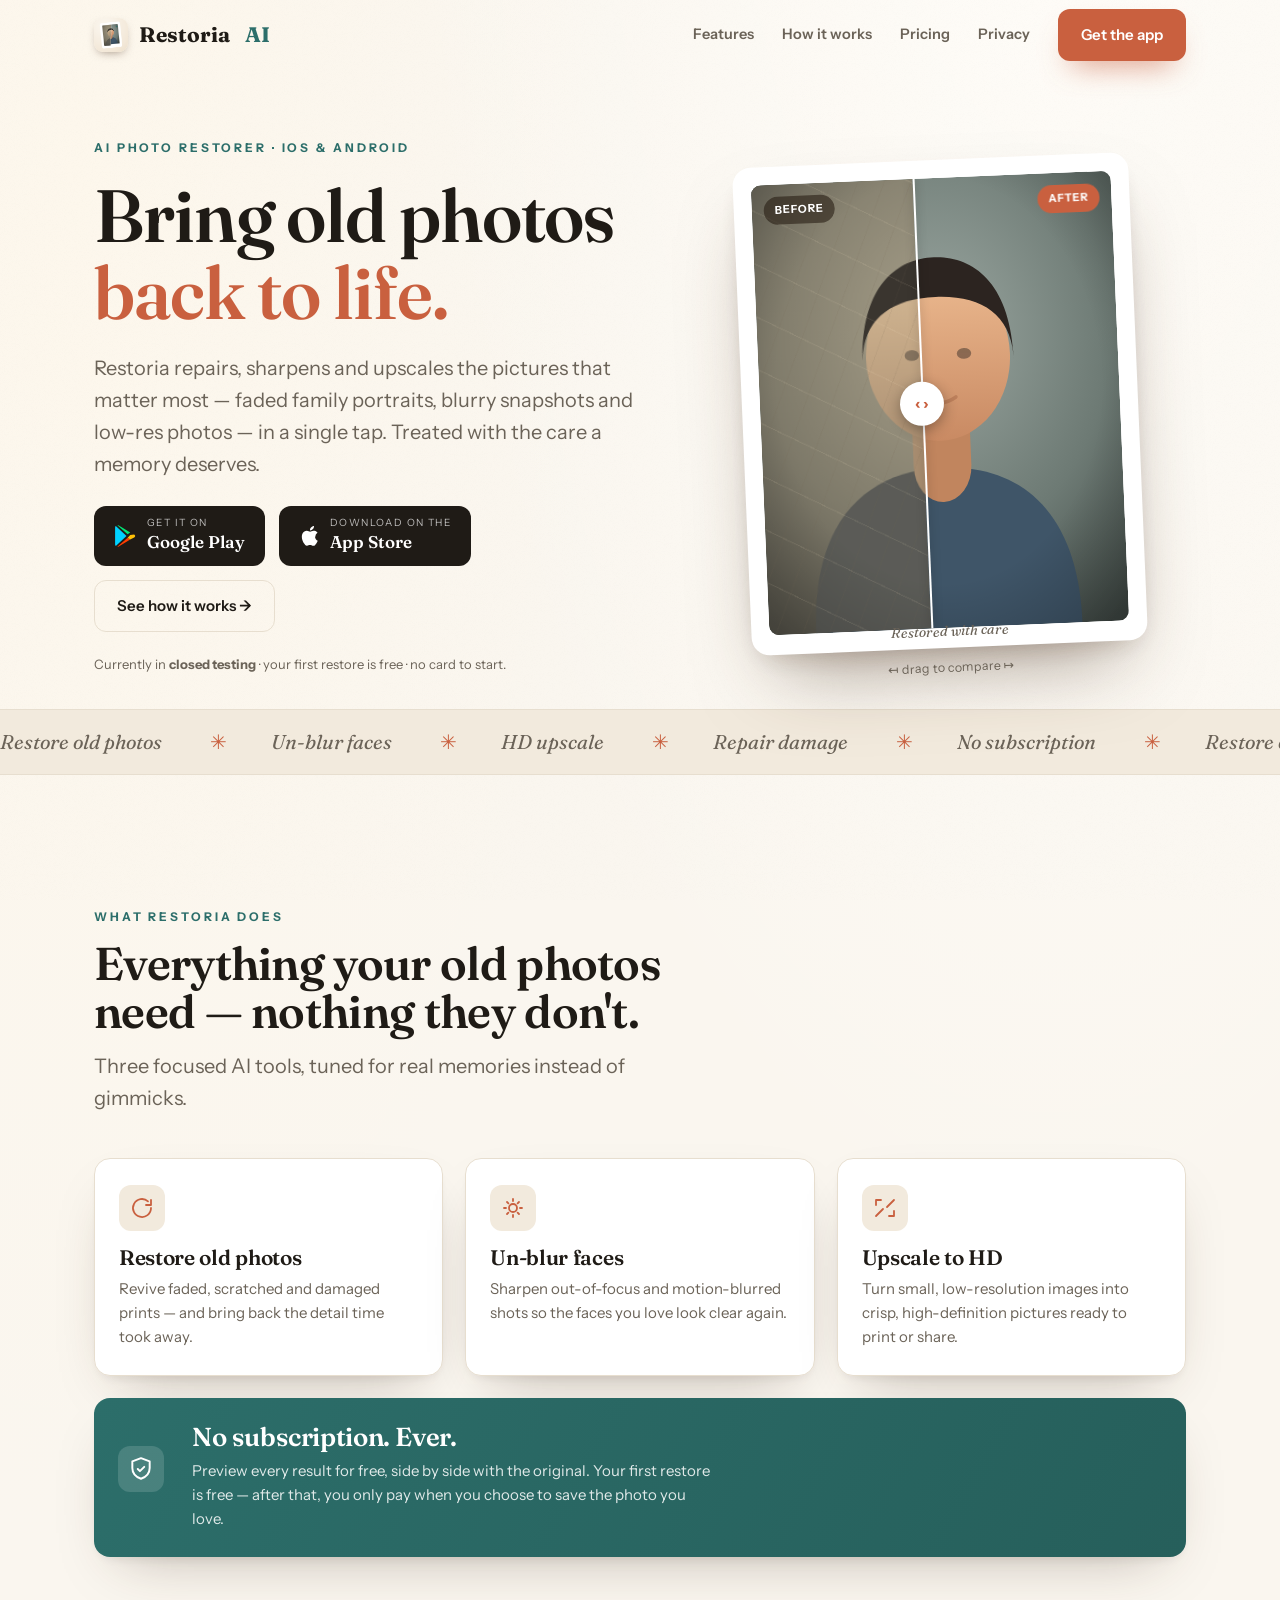
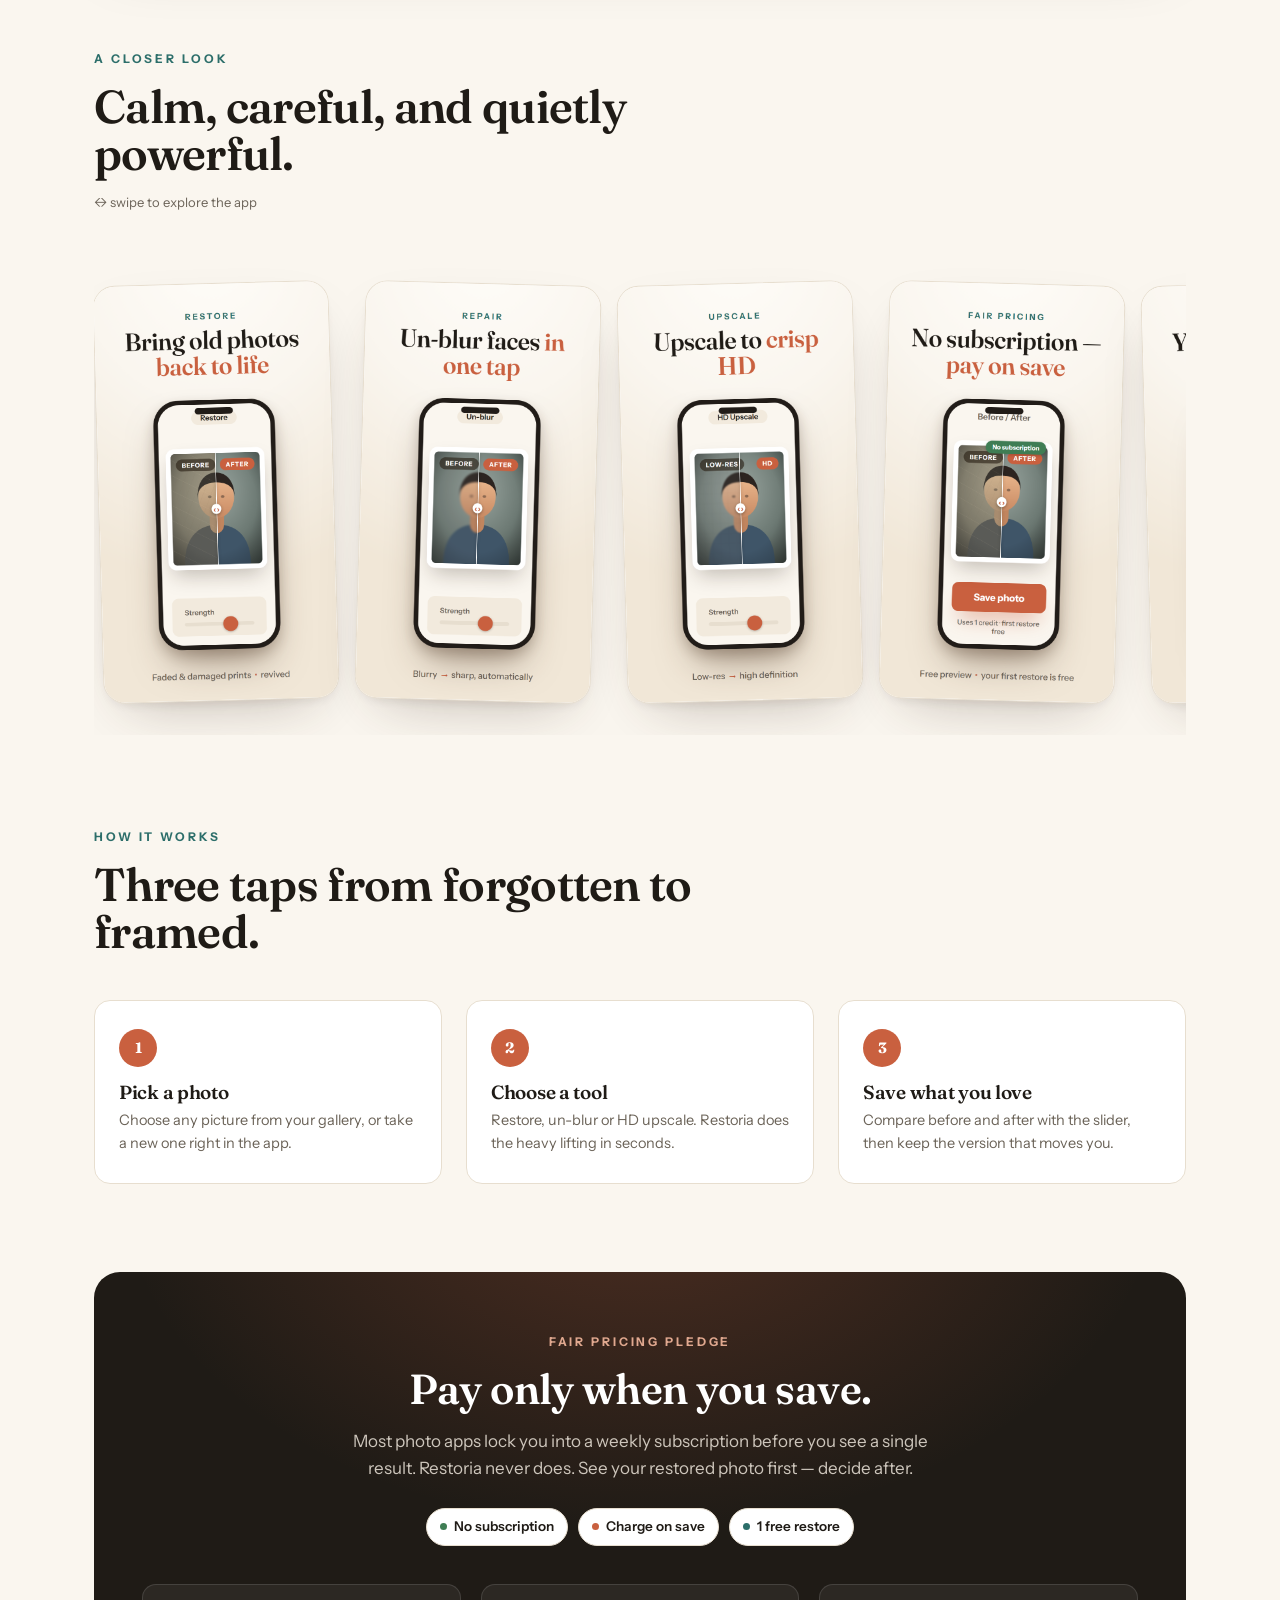
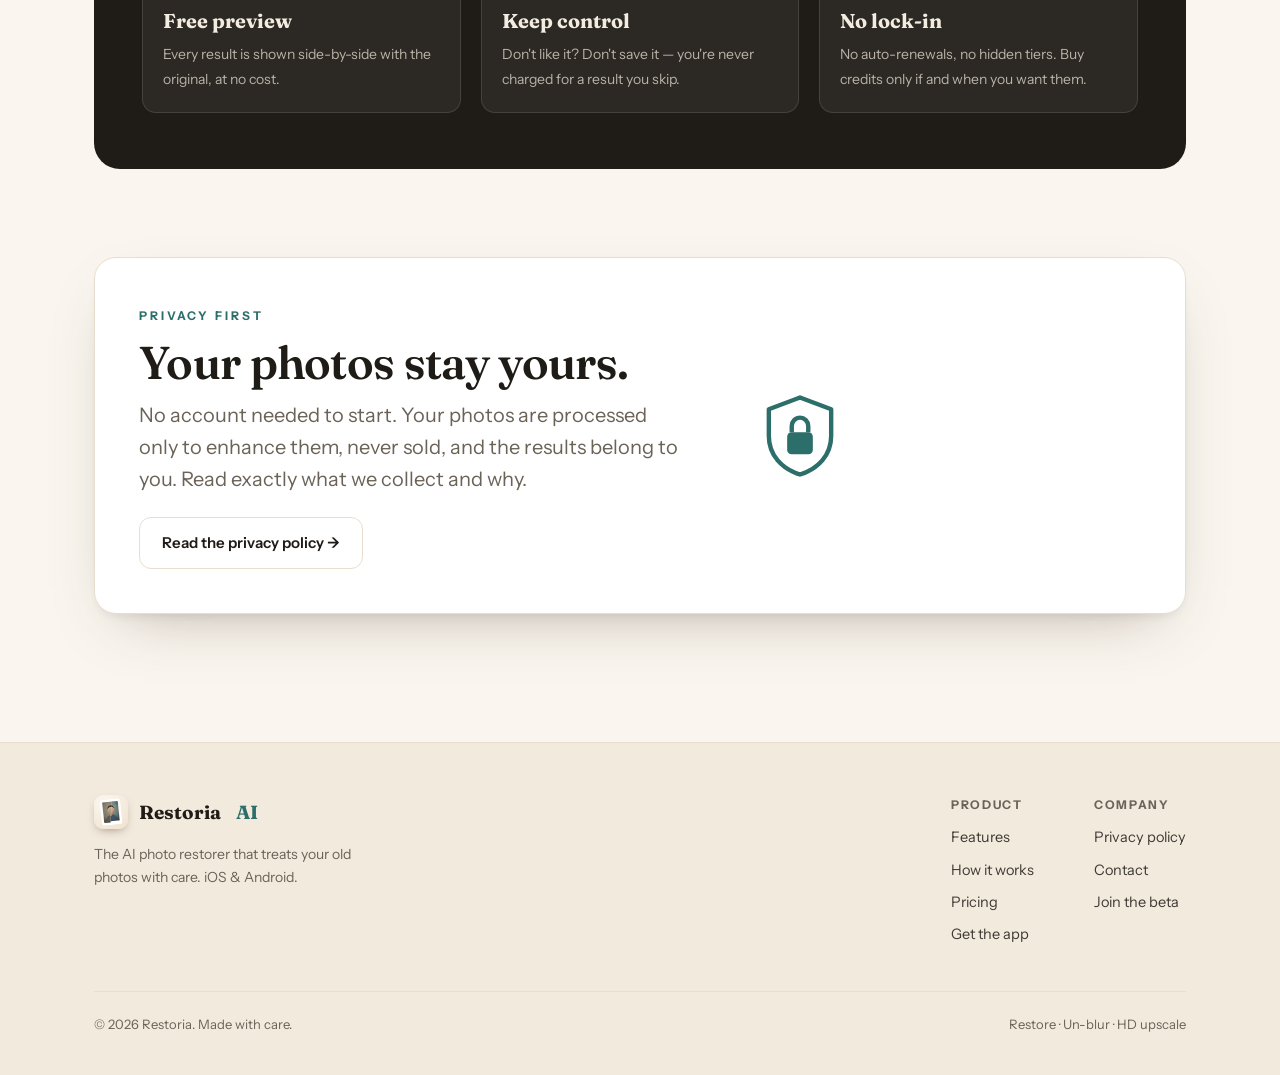
<file: index.html>
<!doctype html>
<html lang="en">
<head>
<meta charset="utf-8">
<meta name="viewport" content="width=device-width, initial-scale=1">
<title>Restoria — AI Photo Restorer · Bring old photos back to life</title>
<meta name="description" content="Restoria is an AI photo restorer that revives old, faded and blurry photos — un-blur faces, HD upscale and restore family memories in one tap. No subscription; pay only when you save.">
<link rel="icon" href="assets/icon.png">
<meta property="og:title" content="Restoria — Bring old photos back to life">
<meta property="og:description" content="AI photo restorer: un-blur, HD upscale & restore old photos. No subscription — pay only when you save.">
<meta property="og:image" content="assets/feature.png">
<meta property="og:type" content="website">
<meta name="theme-color" content="#FAF6EF">
<link rel="stylesheet" href="styles.css">
<script src="app.js" defer></script>
</head>
<body>

<!-- NAV -->
<header class="nav">
  <div class="wrap row">
    <a class="brand" href="#top"><img class="mark" src="assets/icon.png" alt="Restoria icon">Restoria<span class="ai">&nbsp;AI</span></a>
    <button class="nav-toggle" aria-label="Menu"><span></span><span></span><span></span></button>
    <nav class="nav-links">
      <a class="link" href="#features">Features</a>
      <a class="link" href="#how">How it works</a>
      <a class="link" href="#pledge">Pricing</a>
      <a class="link" href="privacy.html">Privacy</a>
      <a class="btn btn-primary" href="#get">Get the app</a>
    </nav>
  </div>
</header>

<!-- HERO -->
<a id="top"></a>
<section class="hero">
  <div class="wrap hero-grid">
    <div class="hero-copy">
      <span class="eyebrow">AI photo restorer · iOS &amp; Android</span>
      <h1 class="display">Bring old photos <span class="accent">back to life.</span></h1>
      <p class="lead">Restoria repairs, sharpens and upscales the pictures that matter most — faded family portraits, blurry snapshots and low-res photos — in a single tap. Treated with the care a memory deserves.</p>
      <div class="hero-cta" id="get">
        <a class="play-badge" href="#" aria-label="Get it on Google Play">
          <svg width="22" height="24" viewBox="0 0 24 26" fill="none"><path d="M2 2.2 13.6 13 2 23.8c-.5-.3-.8-.9-.8-1.6V3.8c0-.7.3-1.3.8-1.6Z" fill="#00D2FF"/><path d="M17.7 9.1 14.9 11 3.6 1.4C4 1.2 4.6 1.2 5.2 1.5l12.5 7.6Z" fill="#00E676"/><path d="M17.7 16.9 5.2 24.5c-.6.3-1.2.3-1.6.1L14.9 15l2.8 1.9Z" fill="#FF3D00"/><path d="M22 11.4c.7.4 1.1 1 1.1 1.6s-.4 1.2-1.1 1.6l-4.3 2.3L14.9 15l1.8-2 1-1.1L22 11.4Z" fill="#FFC107"/></svg>
          <span><small>Get it on</small><b>Google Play</b></span>
        </a>
        <a class="play-badge" href="#" aria-label="Download on the App Store">
          <svg width="20" height="24" viewBox="0 0 24 28" fill="none"><path d="M19.7 14.6c0-3 2.5-4.5 2.6-4.5-1.4-2.1-3.6-2.4-4.4-2.4-1.9-.2-3.6 1.1-4.6 1.1-1 0-2.4-1.1-4-1-2 0-3.9 1.2-4.9 3-2.1 3.6-.5 9 1.5 12 1 1.4 2.1 3.1 3.7 3 1.5-.1 2-.9 3.8-.9s2.3.9 3.8.9c1.6 0 2.6-1.5 3.6-2.9 1.1-1.6 1.6-3.2 1.6-3.3-.1 0-3.1-1.2-3.1-4.7z" fill="#fff"/><path d="M16.7 5.7c.8-1 1.4-2.4 1.2-3.7-1.2 0-2.6.8-3.5 1.8-.7.8-1.4 2.2-1.2 3.5 1.3.1 2.6-.6 3.5-1.6z" fill="#fff"/></svg>
          <span><small>Download on the</small><b>App Store</b></span>
        </a>
        <a class="btn btn-ghost" href="#how">See how it works →</a>
      </div>
      <p class="hero-note">Currently in <b>closed testing</b> · your first restore is free · no card to start.</p>
    </div>

    <div class="hero-visual">
      <div class="ba-stage">
        <div class="print">
          <div class="ba" data-ba>
            <div class="layer after"><svg viewBox="0 0 400 500" preserveAspectRatio="xMidYMid slice" xmlns="http://www.w3.org/2000/svg"><defs><radialGradient id="bgA" cx="50%" cy="34%" r="80%"><stop offset="0%" stop-color="#9aa6a0"/><stop offset="60%" stop-color="#6d7a74"/><stop offset="100%" stop-color="#414a46"/></radialGradient><linearGradient id="skA" x1="0" y1="0" x2="0" y2="1"><stop offset="0%" stop-color="#ecba90"/><stop offset="100%" stop-color="#c98a63"/></linearGradient><radialGradient id="vgA" cx="50%" cy="45%" r="75%"><stop offset="60%" stop-color="rgba(0,0,0,0)"/><stop offset="100%" stop-color="rgba(0,0,0,.28)"/></radialGradient></defs><rect width="400" height="500" fill="url(#bgA)"/><path d="M52 500 C52 372 118 322 200 322 C282 322 348 372 348 500 Z" fill="#3f5568"/><path d="M168 250 h64 v70 a32 40 0 0 1 -64 0 Z" fill="#c1855e"/><ellipse cx="200" cy="198" rx="80" ry="94" fill="url(#skA)"/><path d="M116 205 C116 118 158 88 200 88 C242 88 284 118 284 205 C284 156 252 132 200 132 C148 132 116 156 116 205 Z" fill="#2c2420"/><ellipse cx="171" cy="196" rx="8" ry="6" fill="#4a3b31" opacity=".55"/><ellipse cx="229" cy="196" rx="8" ry="6" fill="#4a3b31" opacity=".55"/><path d="M182 244 q18 12 36 0" stroke="#a86b48" stroke-width="4" fill="none" stroke-linecap="round" opacity=".5"/><rect width="400" height="500" fill="url(#vgA)"/></svg></div>
            <div class="layer before"><svg viewBox="0 0 400 500" preserveAspectRatio="xMidYMid slice" xmlns="http://www.w3.org/2000/svg"><defs><radialGradient id="bgB" cx="50%" cy="34%" r="80%"><stop offset="0%" stop-color="#9aa6a0"/><stop offset="60%" stop-color="#6d7a74"/><stop offset="100%" stop-color="#414a46"/></radialGradient><linearGradient id="skB" x1="0" y1="0" x2="0" y2="1"><stop offset="0%" stop-color="#ecba90"/><stop offset="100%" stop-color="#c98a63"/></linearGradient><radialGradient id="vgB" cx="50%" cy="45%" r="75%"><stop offset="60%" stop-color="rgba(0,0,0,0)"/><stop offset="100%" stop-color="rgba(0,0,0,.28)"/></radialGradient></defs><rect width="400" height="500" fill="url(#bgB)"/><path d="M52 500 C52 372 118 322 200 322 C282 322 348 372 348 500 Z" fill="#3f5568"/><path d="M168 250 h64 v70 a32 40 0 0 1 -64 0 Z" fill="#c1855e"/><ellipse cx="200" cy="198" rx="80" ry="94" fill="url(#skB)"/><path d="M116 205 C116 118 158 88 200 88 C242 88 284 118 284 205 C284 156 252 132 200 132 C148 132 116 156 116 205 Z" fill="#2c2420"/><ellipse cx="171" cy="196" rx="8" ry="6" fill="#4a3b31" opacity=".55"/><ellipse cx="229" cy="196" rx="8" ry="6" fill="#4a3b31" opacity=".55"/><path d="M182 244 q18 12 36 0" stroke="#a86b48" stroke-width="4" fill="none" stroke-linecap="round" opacity=".5"/><rect width="400" height="500" fill="url(#vgB)"/></svg><div class="scratches"></div></div>
            <span class="tag tag-b">BEFORE</span>
            <span class="tag tag-a">AFTER</span>
            <div class="divider"></div>
            <div class="handle"><span>‹</span><span>›</span></div>
          </div>
          <div class="ba-hint">↤ drag to compare ↦</div>
        </div>
      </div>
    </div>
  </div>

  <!-- marquee -->
  <div class="strip">
    <div class="marquee">
      <span>Restore old photos&nbsp;</span><span>Un-blur faces&nbsp;</span><span>HD upscale&nbsp;</span><span>Repair damage&nbsp;</span><span>No subscription&nbsp;</span>
      <span>Restore old photos&nbsp;</span><span>Un-blur faces&nbsp;</span><span>HD upscale&nbsp;</span><span>Repair damage&nbsp;</span><span>No subscription&nbsp;</span>
    </div>
  </div>
</section>

<!-- FEATURES -->
<section class="section" id="features">
  <div class="wrap">
    <div class="section-head reveal">
      <span class="eyebrow">What Restoria does</span>
      <h2 class="h2">Everything your old photos need — nothing they don't.</h2>
      <p class="lead">Three focused AI tools, tuned for real memories instead of gimmicks.</p>
    </div>

    <div class="features stagger">
      <div class="card">
        <div class="ico"><svg width="24" height="24" viewBox="0 0 24 24" fill="none" stroke="currentColor" stroke-width="1.8" stroke-linecap="round" stroke-linejoin="round"><path d="M21 12a9 9 0 1 1-3-6.7"/><path d="M21 4v5h-5"/></svg></div>
        <h3>Restore old photos</h3>
        <p>Revive faded, scratched and damaged prints — and bring back the detail time took away.</p>
      </div>
      <div class="card">
        <div class="ico"><svg width="24" height="24" viewBox="0 0 24 24" fill="none" stroke="currentColor" stroke-width="1.8" stroke-linecap="round" stroke-linejoin="round"><circle cx="12" cy="12" r="4"/><path d="M12 3v2M12 19v2M3 12h2M19 12h2M6 6l1.4 1.4M16.6 16.6 18 18M18 6l-1.4 1.4M7.4 16.6 6 18"/></svg></div>
        <h3>Un-blur faces</h3>
        <p>Sharpen out-of-focus and motion-blurred shots so the faces you love look clear again.</p>
      </div>
      <div class="card">
        <div class="ico"><svg width="24" height="24" viewBox="0 0 24 24" fill="none" stroke="currentColor" stroke-width="1.8" stroke-linecap="round" stroke-linejoin="round"><path d="M3 9V4h5M21 15v5h-5M21 4l-7 7M3 20l7-7"/></svg></div>
        <h3>Upscale to HD</h3>
        <p>Turn small, low-resolution images into crisp, high-definition pictures ready to print or share.</p>
      </div>

      <div class="card wide teal">
        <div class="ico"><svg width="26" height="26" viewBox="0 0 24 24" fill="none" stroke="currentColor" stroke-width="1.8" stroke-linecap="round" stroke-linejoin="round"><path d="M12 2 4 5v6c0 5 3.4 8.3 8 10 4.6-1.7 8-5 8-10V5Z"/><path d="m9 12 2 2 4-4"/></svg></div>
        <div class="txt">
          <h3>No subscription. Ever.</h3>
          <p>Preview every result for free, side by side with the original. Your first restore is free — after that, you only pay when you choose to save the photo you love.</p>
        </div>
      </div>
    </div>
  </div>
</section>

<!-- SCREENSHOTS -->
<section class="section" style="padding-top:0" id="screens">
  <div class="wrap">
    <div class="section-head reveal">
      <span class="eyebrow">A closer look</span>
      <h2 class="h2">Calm, careful, and quietly powerful.</h2>
      <p class="shots-hint">↔ swipe to explore the app</p>
    </div>
  </div>
  <div class="wrap shots-wrap reveal">
    <div class="shots">
      <div class="shot"><img src="assets/shots/shot-1-real.png" alt="Restore old photos — before and after slider" loading="lazy"></div>
      <div class="shot"><img src="assets/shots/shot-2-real.png" alt="Un-blur faces in one tap" loading="lazy"></div>
      <div class="shot"><img src="assets/shots/shot-3-real.png" alt="Upscale to crisp HD" loading="lazy"></div>
      <div class="shot"><img src="assets/shots/shot-4-real.png" alt="No subscription — pay only when you save" loading="lazy"></div>
      <div class="shot"><img src="assets/shots/shot-5-real.png" alt="Your photos stay private" loading="lazy"></div>
    </div>
  </div>
</section>

<!-- HOW IT WORKS -->
<section class="section" id="how" style="padding-top:0">
  <div class="wrap">
    <div class="section-head reveal">
      <span class="eyebrow">How it works</span>
      <h2 class="h2">Three taps from forgotten to framed.</h2>
    </div>
    <div class="steps stagger">
      <div class="step"><div class="num"></div><h3>Pick a photo</h3><p>Choose any picture from your gallery, or take a new one right in the app.</p></div>
      <div class="step"><div class="num"></div><h3>Choose a tool</h3><p>Restore, un-blur or HD upscale. Restoria does the heavy lifting in seconds.</p></div>
      <div class="step"><div class="num"></div><h3>Save what you love</h3><p>Compare before and after with the slider, then keep the version that moves you.</p></div>
    </div>
  </div>
</section>

<!-- PLEDGE -->
<section class="section" id="pledge" style="padding-top:0">
  <div class="wrap">
    <div class="pledge reveal">
      <span class="eyebrow">Fair pricing pledge</span>
      <h2>Pay only when you save.</h2>
      <p>Most photo apps lock you into a weekly subscription before you see a single result. Restoria never does. See your restored photo first — decide after.</p>
      <div class="chips" style="justify-content:center">
        <span class="chip green"><span class="dot"></span>No subscription</span>
        <span class="chip"><span class="dot"></span>Charge on save</span>
        <span class="chip teal"><span class="dot"></span>1 free restore</span>
      </div>
      <div class="pledge-grid">
        <div class="pg"><b>Free preview</b><span>Every result is shown side-by-side with the original, at no cost.</span></div>
        <div class="pg"><b>Keep control</b><span>Don't like it? Don't save it — you're never charged for a result you skip.</span></div>
        <div class="pg"><b>No lock-in</b><span>No auto-renewals, no hidden tiers. Buy credits only if and when you want them.</span></div>
      </div>
    </div>
  </div>
</section>

<!-- PRIVACY TEASER -->
<section class="section" id="privacy" style="padding-top:0">
  <div class="wrap">
    <div class="teaser reveal">
      <div>
        <span class="eyebrow">Privacy first</span>
        <h2 class="h2" style="margin:12px 0 12px">Your photos stay yours.</h2>
        <p class="lead">No account needed to start. Your photos are processed only to enhance them, never sold, and the results belong to you. Read exactly what we collect and why.</p>
        <p style="margin-top:22px"><a class="btn btn-ghost" href="privacy.html">Read the privacy policy →</a></p>
      </div>
      <div class="lock">
        <svg viewBox="0 0 48 48" fill="none"><path d="M24 3 41 9.4V24c0 10.5-7.2 18-17 21C14.2 42 7 34.5 7 24V9.4Z" stroke="currentColor" stroke-width="2.4" stroke-linejoin="round"/><rect x="17" y="22" width="14" height="12" rx="2.4" fill="currentColor"/><path d="M19.5 22v-3.5a4.5 4.5 0 0 1 9 0V22" stroke="currentColor" stroke-width="2.4"/></svg>
      </div>
    </div>
  </div>
</section>

<!-- FOOTER -->
<footer class="footer">
  <div class="wrap">
    <div class="row">
      <div style="max-width:300px">
        <a class="brand" href="#top"><img class="mark" src="assets/icon.png" alt="">Restoria<span class="ai">&nbsp;AI</span></a>
        <p style="margin-top:14px; font-size:14px; color:var(--muted)">The AI photo restorer that treats your old photos with care. iOS &amp; Android.</p>
      </div>
      <div class="cols">
        <div>
          <h4>Product</h4>
          <a class="fl" href="#features">Features</a>
          <a class="fl" href="#how">How it works</a>
          <a class="fl" href="#pledge">Pricing</a>
          <a class="fl" href="#get">Get the app</a>
        </div>
        <div>
          <h4>Company</h4>
          <a class="fl" href="privacy.html">Privacy policy</a>
          <a class="fl" href="mailto:shivamkeshri7044@gmail.com">Contact</a>
          <a class="fl" href="mailto:shivamkeshri7044@gmail.com?subject=Restoria%20beta">Join the beta</a>
        </div>
      </div>
    </div>
    <div class="base">
      <span>© <span data-year>2026</span> Restoria. Made with care.</span>
      <span>Restore · Un-blur · HD upscale</span>
    </div>
  </div>
</footer>

</body>
</html>
</file>
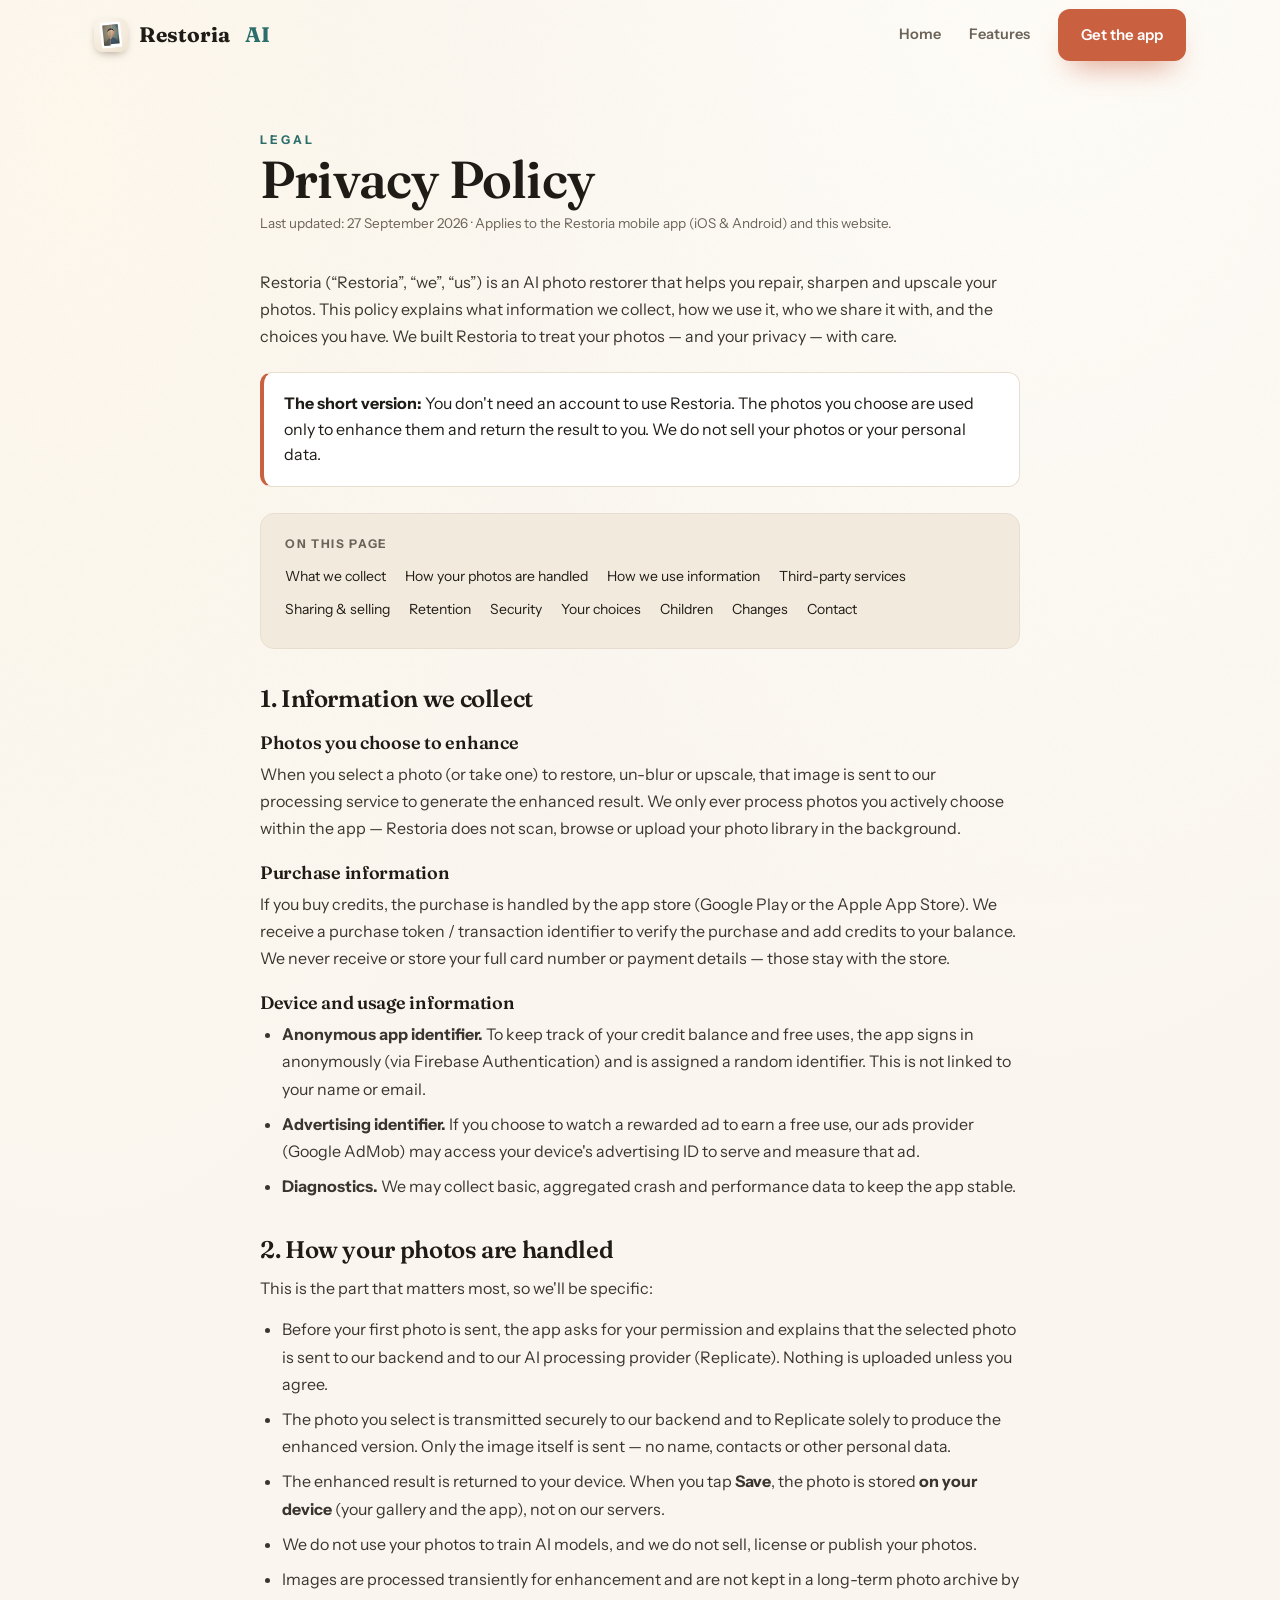
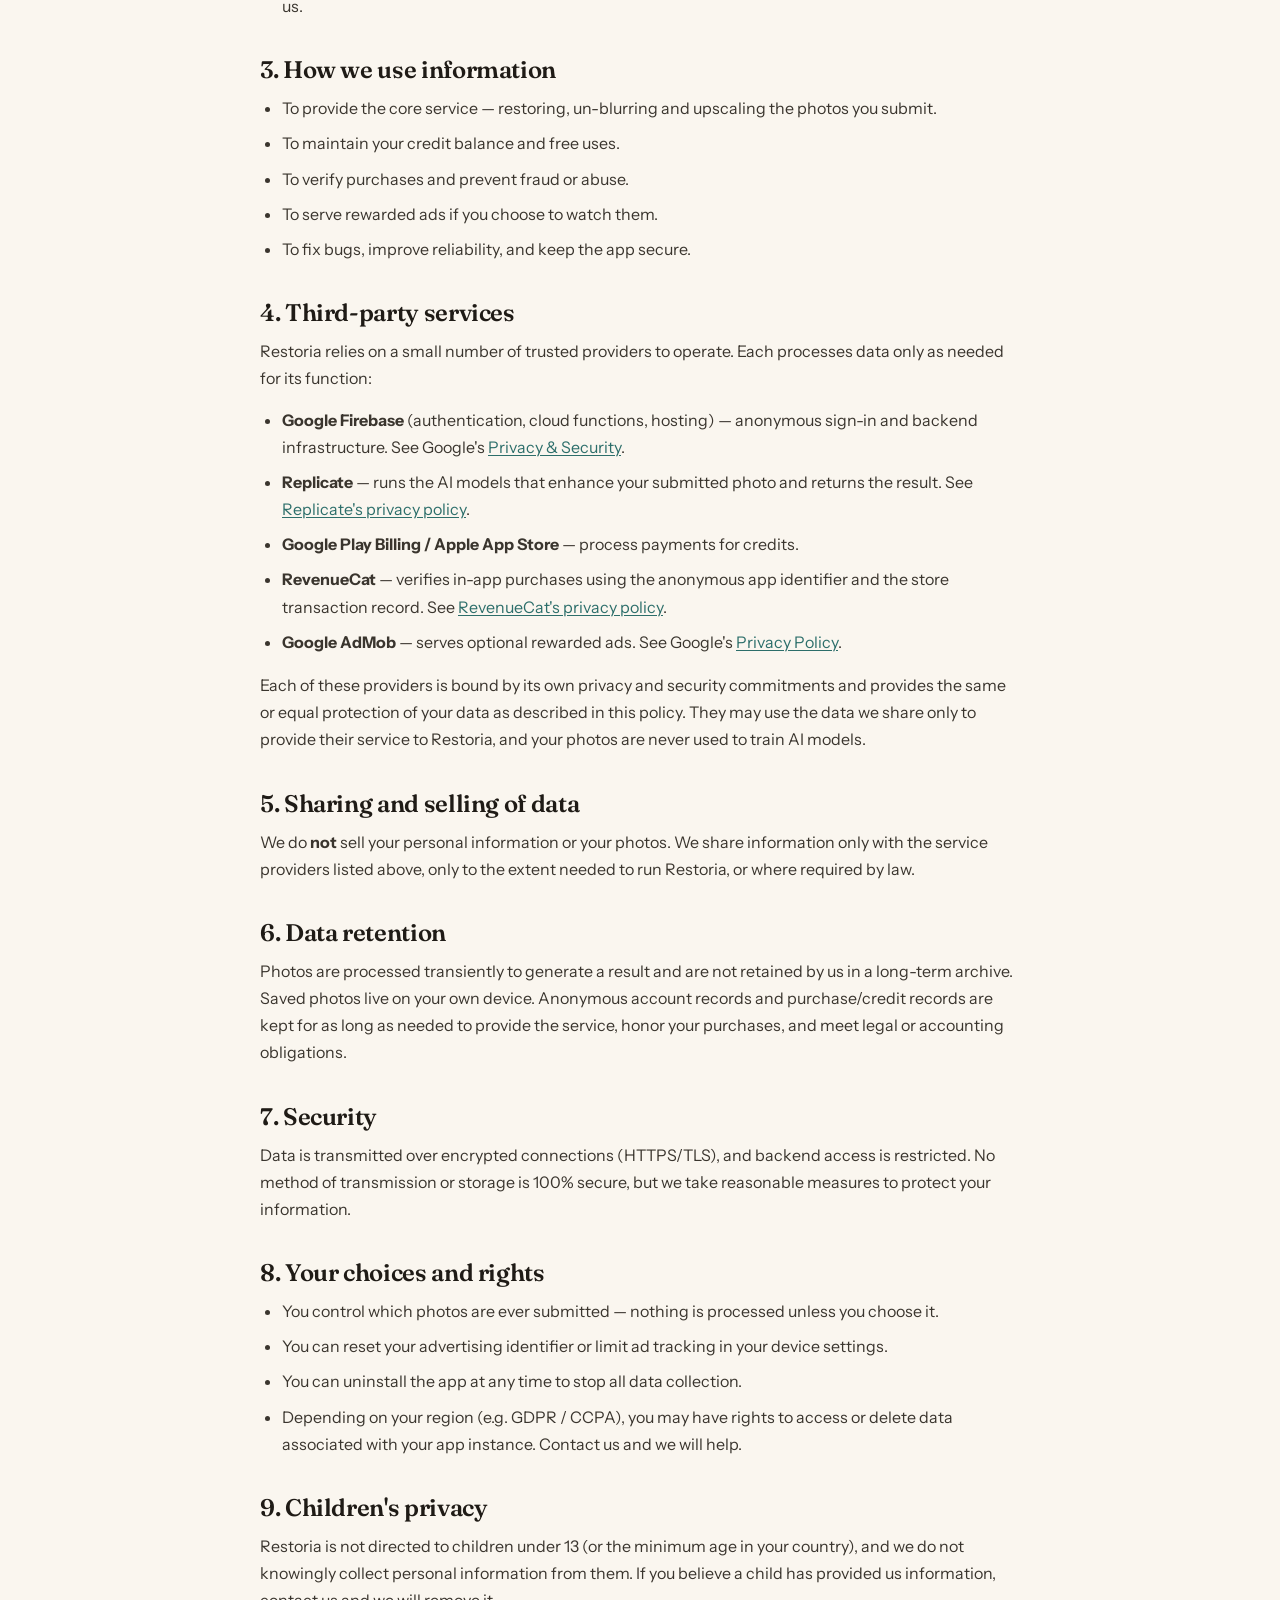
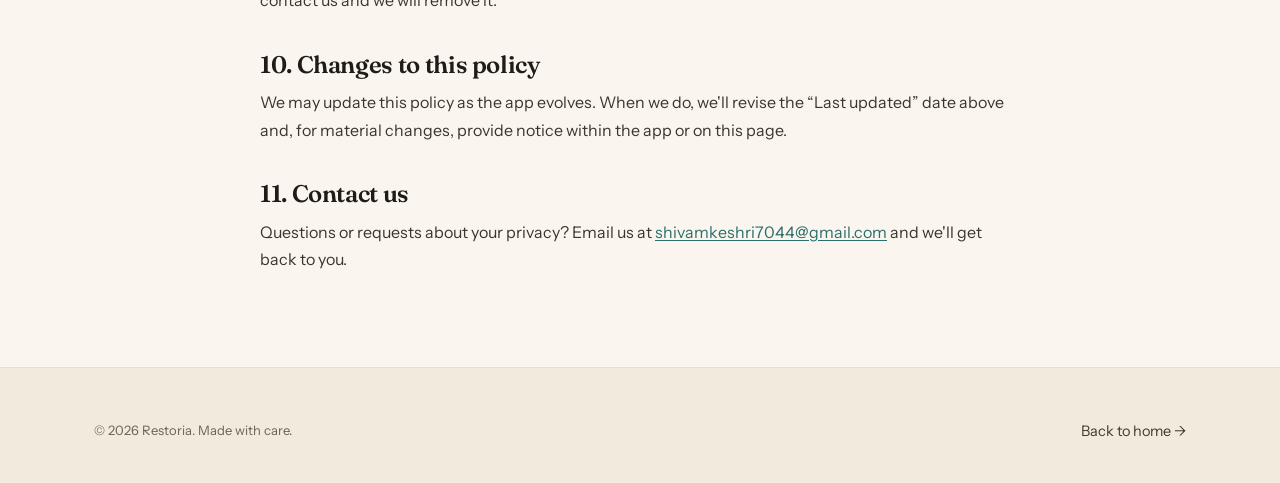
<file: privacy.html>
<!doctype html>
<html lang="en">
<head>
<meta charset="utf-8">
<meta name="viewport" content="width=device-width, initial-scale=1">
<title>Privacy Policy — Restoria</title>
<meta name="description" content="Restoria privacy policy: what we collect, how your photos are handled, third-party services, and your choices.">
<link rel="icon" href="assets/icon.png">
<meta name="theme-color" content="#FAF6EF">
<link rel="stylesheet" href="styles.css">
<script src="app.js" defer></script>
</head>
<body>

<header class="nav">
  <div class="wrap row">
    <a class="brand" href="index.html"><img class="mark" src="assets/icon.png" alt="Restoria icon">Restoria<span class="ai">&nbsp;AI</span></a>
    <nav class="nav-links">
      <a class="link" href="index.html">Home</a>
      <a class="link" href="index.html#features">Features</a>
      <a class="btn btn-primary" href="index.html#get">Get the app</a>
    </nav>
  </div>
</header>

<main class="wrap doc">
  <span class="eyebrow">Legal</span>
  <h1>Privacy Policy</h1>
  <p class="updated">Last updated: 27 September 2026 · Applies to the Restoria mobile app (iOS &amp; Android) and this website.</p>

  <p>Restoria (“Restoria”, “we”, “us”) is an AI photo restorer that helps you repair, sharpen and upscale your photos. This policy explains what information we collect, how we use it, who we share it with, and the choices you have. We built Restoria to treat your photos — and your privacy — with care.</p>

  <div class="callout"><b>The short version:</b> You don't need an account to use Restoria. The photos you choose are used only to enhance them and return the result to you. We do not sell your photos or your personal data.</div>

  <div class="toc">
    <h4>On this page</h4>
    <a href="#collect">What we collect</a>
    <a href="#photos">How your photos are handled</a>
    <a href="#use">How we use information</a>
    <a href="#services">Third-party services</a>
    <a href="#sharing">Sharing &amp; selling</a>
    <a href="#retention">Retention</a>
    <a href="#security">Security</a>
    <a href="#choices">Your choices</a>
    <a href="#children">Children</a>
    <a href="#changes">Changes</a>
    <a href="#contact">Contact</a>
  </div>

  <h2 id="collect">1. Information we collect</h2>
  <h3>Photos you choose to enhance</h3>
  <p>When you select a photo (or take one) to restore, un-blur or upscale, that image is sent to our processing service to generate the enhanced result. We only ever process photos you actively choose within the app — Restoria does not scan, browse or upload your photo library in the background.</p>
  <h3>Purchase information</h3>
  <p>If you buy credits, the purchase is handled by the app store (Google Play or the Apple App Store). We receive a purchase token / transaction identifier to verify the purchase and add credits to your balance. We never receive or store your full card number or payment details — those stay with the store.</p>
  <h3>Device and usage information</h3>
  <ul>
    <li><b>Anonymous app identifier.</b> To keep track of your credit balance and free uses, the app signs in anonymously (via Firebase Authentication) and is assigned a random identifier. This is not linked to your name or email.</li>
    <li><b>Advertising identifier.</b> If you choose to watch a rewarded ad to earn a free use, our ads provider (Google AdMob) may access your device's advertising ID to serve and measure that ad.</li>
    <li><b>Diagnostics.</b> We may collect basic, aggregated crash and performance data to keep the app stable.</li>
  </ul>

  <h2 id="photos">2. How your photos are handled</h2>
  <p>This is the part that matters most, so we'll be specific:</p>
  <ul>
    <li>Before your first photo is sent, the app asks for your permission and explains that the selected photo is sent to our backend and to our AI processing provider (Replicate). Nothing is uploaded unless you agree.</li>
    <li>The photo you select is transmitted securely to our backend and to Replicate solely to produce the enhanced version. Only the image itself is sent — no name, contacts or other personal data.</li>
    <li>The enhanced result is returned to your device. When you tap <b>Save</b>, the photo is stored <b>on your device</b> (your gallery and the app), not on our servers.</li>
    <li>We do not use your photos to train AI models, and we do not sell, license or publish your photos.</li>
    <li>Images are processed transiently for enhancement and are not kept in a long-term photo archive by us.</li>
  </ul>

  <h2 id="use">3. How we use information</h2>
  <ul>
    <li>To provide the core service — restoring, un-blurring and upscaling the photos you submit.</li>
    <li>To maintain your credit balance and free uses.</li>
    <li>To verify purchases and prevent fraud or abuse.</li>
    <li>To serve rewarded ads if you choose to watch them.</li>
    <li>To fix bugs, improve reliability, and keep the app secure.</li>
  </ul>

  <h2 id="services">4. Third-party services</h2>
  <p>Restoria relies on a small number of trusted providers to operate. Each processes data only as needed for its function:</p>
  <ul>
    <li><b>Google Firebase</b> (authentication, cloud functions, hosting) — anonymous sign-in and backend infrastructure. See Google's <a href="https://firebase.google.com/support/privacy" target="_blank" rel="noopener">Privacy &amp; Security</a>.</li>
    <li><b>Replicate</b> — runs the AI models that enhance your submitted photo and returns the result. See <a href="https://replicate.com/privacy" target="_blank" rel="noopener">Replicate's privacy policy</a>.</li>
    <li><b>Google Play Billing / Apple App Store</b> — process payments for credits.</li>
    <li><b>RevenueCat</b> — verifies in-app purchases using the anonymous app identifier and the store transaction record. See <a href="https://www.revenuecat.com/privacy" target="_blank" rel="noopener">RevenueCat's privacy policy</a>.</li>
    <li><b>Google AdMob</b> — serves optional rewarded ads. See Google's <a href="https://policies.google.com/privacy" target="_blank" rel="noopener">Privacy Policy</a>.</li>
  </ul>
  <p>Each of these providers is bound by its own privacy and security commitments and provides the same or equal protection of your data as described in this policy. They may use the data we share only to provide their service to Restoria, and your photos are never used to train AI models.</p>

  <h2 id="sharing">5. Sharing and selling of data</h2>
  <p>We do <b>not</b> sell your personal information or your photos. We share information only with the service providers listed above, only to the extent needed to run Restoria, or where required by law.</p>

  <h2 id="retention">6. Data retention</h2>
  <p>Photos are processed transiently to generate a result and are not retained by us in a long-term archive. Saved photos live on your own device. Anonymous account records and purchase/credit records are kept for as long as needed to provide the service, honor your purchases, and meet legal or accounting obligations.</p>

  <h2 id="security">7. Security</h2>
  <p>Data is transmitted over encrypted connections (HTTPS/TLS), and backend access is restricted. No method of transmission or storage is 100% secure, but we take reasonable measures to protect your information.</p>

  <h2 id="choices">8. Your choices and rights</h2>
  <ul>
    <li>You control which photos are ever submitted — nothing is processed unless you choose it.</li>
    <li>You can reset your advertising identifier or limit ad tracking in your device settings.</li>
    <li>You can uninstall the app at any time to stop all data collection.</li>
    <li>Depending on your region (e.g. GDPR / CCPA), you may have rights to access or delete data associated with your app instance. Contact us and we will help.</li>
  </ul>

  <h2 id="children">9. Children's privacy</h2>
  <p>Restoria is not directed to children under 13 (or the minimum age in your country), and we do not knowingly collect personal information from them. If you believe a child has provided us information, contact us and we will remove it.</p>

  <h2 id="changes">10. Changes to this policy</h2>
  <p>We may update this policy as the app evolves. When we do, we'll revise the “Last updated” date above and, for material changes, provide notice within the app or on this page.</p>

  <h2 id="contact">11. Contact us</h2>
  <p>Questions or requests about your privacy? Email us at <a href="mailto:shivamkeshri7044@gmail.com">shivamkeshri7044@gmail.com</a> and we'll get back to you.</p>
</main>

<footer class="footer">
  <div class="wrap">
    <div class="base" style="border:none; margin:0; padding:0">
      <span>© <span data-year>2026</span> Restoria. Made with care.</span>
      <span><a class="fl" style="display:inline; margin:0" href="index.html">Back to home →</a></span>
    </div>
  </div>
</footer>

</body>
</html>
</file>
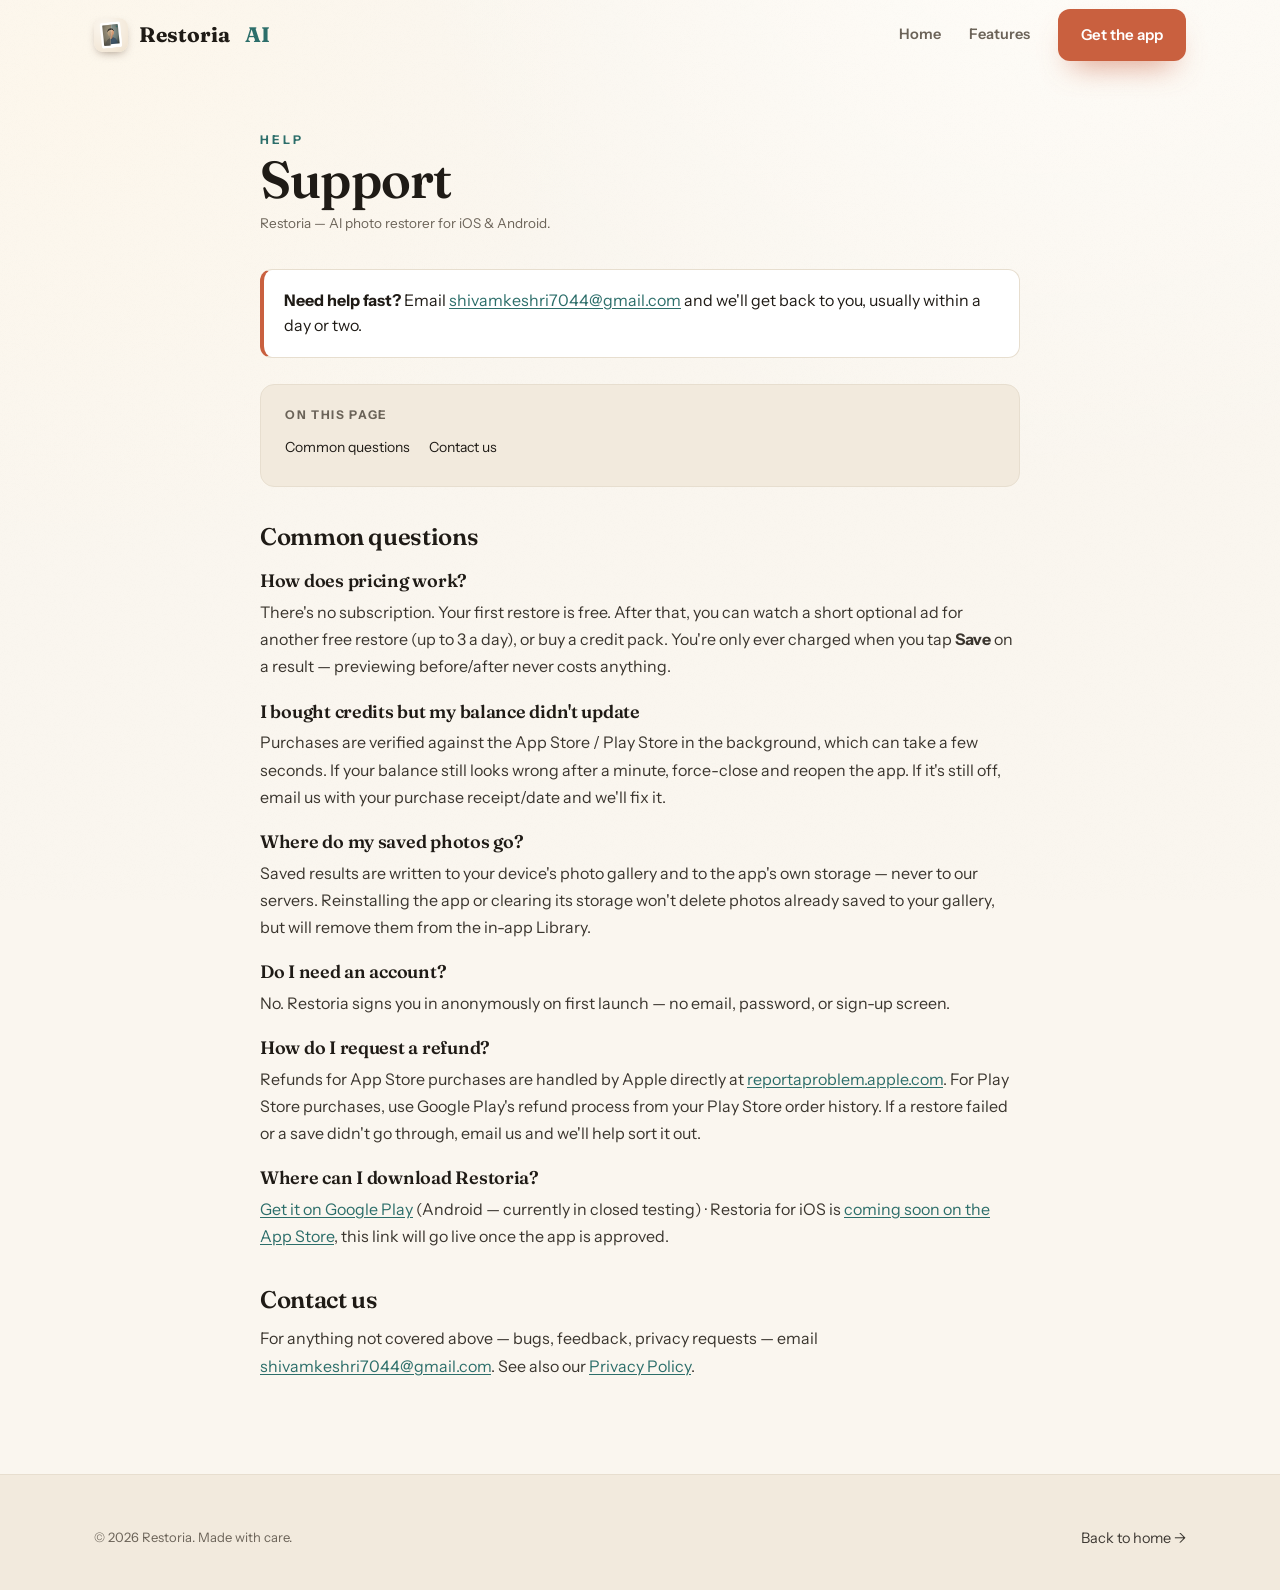
<file: support.html>
<!doctype html>
<html lang="en">
<head>
<meta charset="utf-8">
<meta name="viewport" content="width=device-width, initial-scale=1">
<title>Support — Restoria</title>
<meta name="description" content="Get help with Restoria: contact support, common questions about credits, saving photos, and restoring purchases.">
<link rel="icon" href="assets/icon.png">
<meta name="theme-color" content="#FAF6EF">
<link rel="stylesheet" href="styles.css">
<script src="app.js" defer></script>
</head>
<body>

<header class="nav">
  <div class="wrap row">
    <a class="brand" href="index.html"><img class="mark" src="assets/icon.png" alt="Restoria icon">Restoria<span class="ai">&nbsp;AI</span></a>
    <nav class="nav-links">
      <a class="link" href="index.html">Home</a>
      <a class="link" href="index.html#features">Features</a>
      <a class="btn btn-primary" href="index.html#get">Get the app</a>
    </nav>
  </div>
</header>

<main class="wrap doc">
  <span class="eyebrow">Help</span>
  <h1>Support</h1>
  <p class="updated">Restoria — AI photo restorer for iOS &amp; Android.</p>

  <div class="callout"><b>Need help fast?</b> Email <a href="mailto:shivamkeshri7044@gmail.com">shivamkeshri7044@gmail.com</a> and we'll get back to you, usually within a day or two.</div>

  <div class="toc">
    <h4>On this page</h4>
    <a href="#faq">Common questions</a>
    <a href="#contact">Contact us</a>
  </div>

  <h2 id="faq">Common questions</h2>

  <h3>How does pricing work?</h3>
  <p>There's no subscription. Your first restore is free. After that, you can watch a short optional ad for another free restore (up to 3 a day), or buy a credit pack. You're only ever charged when you tap <b>Save</b> on a result — previewing before/after never costs anything.</p>

  <h3>I bought credits but my balance didn't update</h3>
  <p>Purchases are verified against the App Store / Play Store in the background, which can take a few seconds. If your balance still looks wrong after a minute, force-close and reopen the app. If it's still off, email us with your purchase receipt/date and we'll fix it.</p>

  <h3>Where do my saved photos go?</h3>
  <p>Saved results are written to your device's photo gallery and to the app's own storage — never to our servers. Reinstalling the app or clearing its storage won't delete photos already saved to your gallery, but will remove them from the in-app Library.</p>

  <h3>Do I need an account?</h3>
  <p>No. Restoria signs you in anonymously on first launch — no email, password, or sign-up screen.</p>

  <h3>How do I request a refund?</h3>
  <p>Refunds for App Store purchases are handled by Apple directly at <a href="https://reportaproblem.apple.com" target="_blank" rel="noopener">reportaproblem.apple.com</a>. For Play Store purchases, use Google Play's refund process from your Play Store order history. If a restore failed or a save didn't go through, email us and we'll help sort it out.</p>

  <h3>Where can I download Restoria?</h3>
  <p>
    <a href="#" aria-disabled="true">Get it on Google Play</a> (Android — currently in closed testing) ·
    Restoria for iOS is <a href="#" aria-disabled="true">coming soon on the App Store</a>, this link will go live once the app is approved.
  </p>

  <h2 id="contact">Contact us</h2>
  <p>For anything not covered above — bugs, feedback, privacy requests — email <a href="mailto:shivamkeshri7044@gmail.com">shivamkeshri7044@gmail.com</a>. See also our <a href="privacy.html">Privacy Policy</a>.</p>
</main>

<footer class="footer">
  <div class="wrap">
    <div class="base" style="border:none; margin:0; padding:0">
      <span>© <span data-year>2026</span> Restoria. Made with care.</span>
      <span><a class="fl" style="display:inline; margin:0" href="index.html">Back to home →</a></span>
    </div>
  </div>
</footer>

</body>
</html>
</file>
<file: styles.css>
/* Restoria — landing + privacy. Warm Archival. Tokens mirror the app DESIGN.md. */
@import url('https://fonts.googleapis.com/css2?family=Fraunces:ital,opsz,wght@0,9..144,400;0,9..144,500;0,9..144,600;0,9..144,700;1,9..144,500&family=Instrument+Sans:wght@400;500;600;700&display=swap');

:root{
  --paper:#FAF6EF; --surface:#FFFFFF; --surface-alt:#F2EADD; --hairline:#E7DECF;
  --muted:#6B6358; --ink:#1F1B16; --terra:#C9603F; --terra-press:#B14F30;
  --teal:#2C6E6A; --success:#3F7D54;
  --serif:'Fraunces',Georgia,'Times New Roman',serif;
  --sans:'Instrument Sans',system-ui,-apple-system,sans-serif;
  --maxw:1140px;
  --shadow-card:0 24px 60px -28px rgba(60,40,25,.35), 0 6px 16px -10px rgba(60,40,25,.22);
  --shadow-print:0 40px 80px -30px rgba(70,45,28,.5), 0 12px 28px -14px rgba(70,45,28,.28);
  --ease-out:cubic-bezier(.16,.84,.44,1);
}

*{box-sizing:border-box;margin:0;padding:0}
html{scroll-behavior:smooth;-webkit-text-size-adjust:100%}
body{
  font-family:var(--sans); color:var(--ink); background:var(--paper);
  line-height:1.6; -webkit-font-smoothing:antialiased; overflow-x:hidden;
  background-image:
    radial-gradient(120% 90% at 82% -8%, #FFFDF9 0%, rgba(255,253,249,0) 42%),
    radial-gradient(90% 70% at 6% 4%, #FDF7EC 0%, rgba(253,247,236,0) 46%);
}
/* film grain overlay */
body::before{
  content:''; position:fixed; inset:0; z-index:1; pointer-events:none; opacity:.5;
  background-image:url("data:image/svg+xml,%3Csvg xmlns='http://www.w3.org/2000/svg' width='140' height='140'%3E%3Cfilter id='n'%3E%3CfeTurbulence type='fractalNoise' baseFrequency='.9' numOctaves='2' stitchTiles='stitch'/%3E%3C/filter%3E%3Crect width='100%25' height='100%25' filter='url(%23n)' opacity='.035'/%3E%3C/svg%3E");
}
.wrap{width:100%; max-width:var(--maxw); margin:0 auto; padding:0 24px; position:relative; z-index:2}
img{max-width:100%; display:block}
a{color:inherit; text-decoration:none}

/* ---------- type ---------- */
h1,h2,h3{font-family:var(--serif); font-weight:600; letter-spacing:-.015em; line-height:1.04}
.eyebrow{font-weight:700; letter-spacing:.24em; text-transform:uppercase; font-size:12px; color:var(--teal)}
.display{font-size:clamp(40px,7vw,74px)}
.h2{font-size:clamp(30px,4.4vw,46px)}
.lead{font-size:clamp(17px,1.7vw,20px); color:var(--muted); max-width:42ch}
.accent{color:var(--terra); position:relative}
.accent-ink{color:var(--terra)}
.serif-i{font-style:italic; font-family:var(--serif)}

/* ---------- buttons / chips ---------- */
.btn{display:inline-flex; align-items:center; gap:9px; font-family:var(--sans); font-weight:600;
  font-size:15px; padding:13px 22px; border-radius:12px; cursor:pointer; border:1px solid transparent;
  transition:transform .18s var(--ease-out), box-shadow .25s var(--ease-out), background .2s}
.btn-primary{background:var(--terra); color:#fff; box-shadow:0 16px 30px -14px rgba(201,96,63,.7)}
.btn-primary:hover{background:var(--terra-press); transform:translateY(-2px); box-shadow:0 20px 40px -14px rgba(201,96,63,.75)}
.btn-ghost{background:transparent; color:var(--ink); border-color:var(--hairline)}
.btn-ghost:hover{background:var(--surface-alt); transform:translateY(-2px)}
.chips{display:flex; flex-wrap:wrap; gap:10px}
.chip{display:inline-flex; align-items:center; gap:7px; font-size:13.5px; font-weight:600; color:var(--ink);
  background:var(--surface); border:1px solid var(--hairline); padding:7px 13px; border-radius:999px}
.chip .dot{width:7px;height:7px;border-radius:50%;background:var(--terra)}
.chip.teal .dot{background:var(--teal)}
.chip.green .dot{background:var(--success)}

/* ---------- nav ---------- */
.nav{position:sticky; top:0; z-index:50; transition:box-shadow .3s, background .3s, backdrop-filter .3s}
.nav.scrolled{background:rgba(250,246,239,.82); backdrop-filter:blur(12px) saturate(1.1);
  box-shadow:0 1px 0 var(--hairline)}
.nav .row{display:flex; align-items:center; justify-content:space-between; height:70px}
.brand{display:flex; align-items:center; gap:11px; font-family:var(--serif); font-weight:700; font-size:21px}
.brand .mark{width:34px;height:34px;border-radius:9px; box-shadow:0 4px 10px -4px rgba(70,40,20,.5)}
.brand .ai{color:var(--teal)}
.nav-links{display:flex; align-items:center; gap:28px}
.nav-links a.link{font-size:14.5px; font-weight:600; color:var(--muted); transition:color .2s}
.nav-links a.link:hover{color:var(--ink)}
.nav-toggle{display:none}

/* ---------- hero ---------- */
.hero{padding:64px 0 40px; position:relative}
.hero-grid{display:grid; grid-template-columns:minmax(0,1.05fr) minmax(0,.95fr); gap:56px; align-items:center}
.hero-grid > *{min-width:0}
.hero-copy{max-width:100%}
.hero-copy > *{max-width:100%}
.hero h1{text-wrap:balance; overflow-wrap:break-word}
.hero .lead{max-width:min(42ch,100%); overflow-wrap:break-word}
.hero h1{margin:18px 0 20px}
.hero .lead{margin-bottom:26px}
.hero-cta{display:flex; align-items:center; gap:14px; flex-wrap:wrap; margin-bottom:22px}
.play-badge{display:inline-flex; align-items:center; gap:11px; background:var(--ink); color:#fff;
  padding:11px 20px; border-radius:12px; transition:transform .18s var(--ease-out)}
.play-badge:hover{transform:translateY(-2px)}
.play-badge small{display:block; font-size:10px; letter-spacing:.14em; text-transform:uppercase; opacity:.7; line-height:1.1}
.play-badge b{font-family:var(--serif); font-size:17px; font-weight:600}
.hero-note{font-size:13px; color:var(--muted)}

/* ---------- before/after print frame ---------- */
.ba-stage{position:relative; display:flex; justify-content:center; perspective:1400px}
.print{background:#fff; padding:18px 18px 20px; border-radius:18px; box-shadow:var(--shadow-print);
  position:relative; transform:rotate(-2.4deg); animation:floaty 7s ease-in-out infinite}
.print::after{content:'Restored with care'; position:absolute; left:0; right:0; bottom:6px; text-align:center;
  font-family:var(--serif); font-style:italic; font-size:14px; color:var(--muted)}
.ba{position:relative; width:min(360px,72vw); aspect-ratio:4/5; border-radius:10px; overflow:hidden;
  user-select:none; touch-action:none; cursor:ew-resize; box-shadow:inset 0 0 0 1px rgba(0,0,0,.04)}
.ba .layer{position:absolute; inset:0}
.ba .layer svg{width:100%; height:100%; display:block}
.ba .before{filter:sepia(.62) contrast(.82) brightness(.92) blur(.5px); clip-path:inset(0 var(--split,50%) 0 0)}
.ba .scratches{position:absolute; inset:0;
  background:repeating-linear-gradient(112deg, rgba(255,255,255,0) 0 24px, rgba(120,90,60,.10) 24px 25px),
             repeating-linear-gradient(28deg, rgba(255,255,255,0) 0 46px, rgba(255,250,240,.10) 46px 47px)}
.ba .tag{position:absolute; top:12px; font-size:11px; font-weight:700; letter-spacing:.09em; color:#fff;
  padding:5px 11px; border-radius:999px; z-index:4}
.ba .tag-b{left:12px; background:rgba(40,30,20,.6)}
.ba .tag-a{right:12px; background:var(--terra)}
.ba .divider{position:absolute; top:0; bottom:0; left:var(--split,50%); width:2px; background:#fff;
  box-shadow:0 0 10px rgba(0,0,0,.35); z-index:3}
.ba .handle{position:absolute; top:50%; left:var(--split,50%); transform:translate(-50%,-50%); z-index:5;
  width:44px; height:44px; border-radius:50%; background:#fff; box-shadow:0 4px 14px rgba(0,0,0,.32);
  display:flex; align-items:center; justify-content:center; gap:2px; color:var(--terra); font-weight:800; font-size:16px}
.ba-hint{position:absolute; bottom:-30px; left:50%; transform:translateX(-50%); font-size:12.5px; color:var(--muted);
  display:flex; align-items:center; gap:6px; white-space:nowrap}

@keyframes floaty{0%,100%{transform:rotate(-2.4deg) translateY(0)}50%{transform:rotate(-2.4deg) translateY(-10px)}}

/* ---------- marquee strip ---------- */
.strip{border-top:1px solid var(--hairline); border-bottom:1px solid var(--hairline);
  background:var(--surface-alt); overflow:hidden; margin-top:34px}
.marquee{display:flex; gap:44px; white-space:nowrap; padding:16px 0; width:max-content; animation:slide 26s linear infinite}
.marquee span{font-family:var(--serif); font-style:italic; font-size:20px; color:var(--muted); display:inline-flex; align-items:center; gap:44px}
.marquee span::after{content:'✳'; color:var(--terra); font-style:normal}
@keyframes slide{to{transform:translateX(-50%)}}

/* ---------- sections ---------- */
section{position:relative; z-index:2}
.section{padding:88px 0}
.section-head{max-width:640px; margin-bottom:44px}
.section-head h2{margin-top:12px}
.section-head p{margin-top:14px}

/* features */
.features{display:grid; grid-template-columns:repeat(3,1fr); gap:22px}
.card{background:var(--surface); border:1px solid var(--hairline); border-radius:16px; padding:26px 24px;
  box-shadow:var(--shadow-card); transition:transform .3s var(--ease-out), box-shadow .3s}
.card:hover{transform:translateY(-6px)}
.card .ico{width:46px; height:46px; border-radius:12px; display:flex; align-items:center; justify-content:center;
  background:var(--surface-alt); color:var(--terra); margin-bottom:16px}
.card.teal .ico{color:var(--teal)}
.card h3{font-size:21px; margin-bottom:8px}
.card p{font-size:15px; color:var(--muted)}
.card.wide{grid-column:span 3; display:flex; align-items:center; gap:28px; background:linear-gradient(120deg,#2C6E6A,#265f5b); color:#fff; border:none}
.card.wide .ico{background:rgba(255,255,255,.14); color:#fff}
.card.wide h3{color:#fff; font-size:26px}
.card.wide p{color:rgba(255,255,255,.85); max-width:52ch}
.card.wide .txt{flex:1}

/* screenshots gallery */
.shots-wrap{position:relative}
.shots{display:flex; gap:26px; overflow-x:auto; padding:26px 4px 34px; scroll-snap-type:x mandatory;
  scrollbar-width:none}
.shots::-webkit-scrollbar{display:none}
.shot{flex:0 0 auto; width:236px; scroll-snap-align:center; border-radius:22px; overflow:hidden;
  box-shadow:var(--shadow-card); border:1px solid var(--hairline); background:#fff;
  transition:transform .35s var(--ease-out), box-shadow .35s}
.shot:nth-child(odd){transform:rotate(-1.6deg)}
.shot:nth-child(even){transform:rotate(1.6deg)}
.shot:hover{transform:rotate(0) translateY(-8px) scale(1.02); box-shadow:var(--shadow-print)}
.shot img{width:100%; height:auto}
.shots-hint{font-size:13px; color:var(--muted); display:flex; align-items:center; gap:7px; margin-top:2px}

/* steps */
.steps{display:grid; grid-template-columns:repeat(3,1fr); gap:24px; counter-reset:step}
.step{position:relative; padding:28px 24px; background:var(--surface); border:1px solid var(--hairline);
  border-radius:16px}
.step .num{counter-increment:step; font-family:var(--serif); font-size:15px; font-weight:700; color:#fff;
  width:38px; height:38px; border-radius:50%; background:var(--terra); display:flex; align-items:center;
  justify-content:center; margin-bottom:16px}
.step .num::before{content:counter(step)}
.step h3{font-size:19px; margin-bottom:6px}
.step p{font-size:14.5px; color:var(--muted)}

/* pledge band */
.pledge{background:var(--ink); color:#F3ECE0; border-radius:26px; padding:56px 48px; text-align:center;
  position:relative; overflow:hidden}
.pledge::before{content:''; position:absolute; inset:0;
  background:radial-gradient(80% 120% at 50% -20%, rgba(201,96,63,.28), transparent 60%)}
.pledge > *{position:relative}
.pledge h2{color:#fff; margin:14px 0 16px; font-size:clamp(28px,3.6vw,42px)}
.pledge p{color:rgba(243,236,224,.82); max-width:56ch; margin:0 auto 26px; font-size:17px}
.pledge .eyebrow{color:#E0A88F}
.pledge-grid{display:grid; grid-template-columns:repeat(3,1fr); gap:20px; margin-top:38px; text-align:left}
.pledge-grid .pg{background:rgba(255,255,255,.06); border:1px solid rgba(255,255,255,.12); border-radius:14px; padding:20px}
.pledge-grid .pg b{font-family:var(--serif); font-size:20px; display:block; margin-bottom:4px}
.pledge-grid .pg span{font-size:14px; color:rgba(243,236,224,.7)}

/* privacy teaser */
.teaser{display:grid; grid-template-columns:1.2fr .8fr; gap:40px; align-items:center;
  background:var(--surface); border:1px solid var(--hairline); border-radius:22px; padding:44px; box-shadow:var(--shadow-card)}
.teaser .lock{width:88px; height:88px; color:var(--teal)}
.teaser .lock svg{width:100%;height:100%}

/* footer */
.footer{border-top:1px solid var(--hairline); margin-top:40px; padding:52px 0 40px; background:var(--surface-alt)}
.footer .row{display:flex; justify-content:space-between; gap:30px; flex-wrap:wrap}
.footer .brand{font-size:19px}
.footer .cols{display:flex; gap:60px; flex-wrap:wrap}
.footer h4{font-size:12px; letter-spacing:.14em; text-transform:uppercase; color:var(--muted); margin-bottom:12px; font-family:var(--sans); font-weight:700}
.footer a.fl{display:block; font-size:14.5px; color:var(--ink); margin-bottom:9px; opacity:.85}
.footer a.fl:hover{color:var(--terra); opacity:1}
.footer .base{margin-top:36px; padding-top:22px; border-top:1px solid var(--hairline); display:flex;
  justify-content:space-between; gap:16px; flex-wrap:wrap; font-size:13px; color:var(--muted)}

/* ---------- reveal animation ---------- */
.reveal{opacity:0; transform:translateY(26px); transition:opacity .7s var(--ease-out), transform .7s var(--ease-out)}
.reveal.is-visible{opacity:1; transform:none}
.stagger > *{opacity:0; transform:translateY(22px); transition:opacity .6s var(--ease-out), transform .6s var(--ease-out)}
.stagger.is-visible > *{opacity:1; transform:none}
.stagger.is-visible > *:nth-child(2){transition-delay:.08s}
.stagger.is-visible > *:nth-child(3){transition-delay:.16s}
.stagger.is-visible > *:nth-child(4){transition-delay:.24s}
.stagger.is-visible > *:nth-child(5){transition-delay:.32s}
/* hero load-in */
body:not(.loaded) .hero-copy > *{opacity:0; transform:translateY(20px)}
.hero-copy > *{transition:opacity .8s var(--ease-out), transform .8s var(--ease-out)}
.loaded .hero-copy > *{opacity:1; transform:none}
.loaded .hero-copy > *:nth-child(2){transition-delay:.1s}
.loaded .hero-copy > *:nth-child(3){transition-delay:.2s}
.loaded .hero-copy > *:nth-child(4){transition-delay:.3s}
.loaded .hero-copy > *:nth-child(5){transition-delay:.4s}
.hero-visual{opacity:0; transform:translateY(24px) scale(.97); transition:opacity 1s var(--ease-out), transform 1s var(--ease-out); transition-delay:.25s}
.loaded .hero-visual{opacity:1; transform:none}

@media (prefers-reduced-motion:reduce){
  *{animation:none !important; transition:none !important}
  .reveal,.stagger>*,.hero-copy>*,.hero-visual{opacity:1 !important; transform:none !important}
}

/* ---------- privacy page ---------- */
.doc{padding:56px 0 40px; max-width:760px; margin:0 auto}
.doc .updated{font-size:13.5px; color:var(--muted); margin:6px 0 34px}
.doc h1{font-size:clamp(34px,5vw,52px); margin-bottom:6px}
.doc h2{font-size:24px; margin:38px 0 12px; scroll-margin-top:90px}
.doc h3{font-size:18px; margin:22px 0 8px}
.doc p,.doc li{font-size:16px; color:#3a352e; line-height:1.7}
.doc p{margin-bottom:14px}
.doc ul{margin:0 0 16px 22px}
.doc li{margin-bottom:8px}
.doc a{color:var(--teal); text-decoration:underline; text-underline-offset:2px}
.doc .callout{background:var(--surface); border:1px solid var(--hairline); border-left:4px solid var(--terra);
  border-radius:12px; padding:18px 20px; margin:22px 0}
.doc .toc{background:var(--surface-alt); border:1px solid var(--hairline); border-radius:14px; padding:20px 24px; margin:26px 0 34px}
.doc .toc h4{font-size:12px; letter-spacing:.14em; text-transform:uppercase; color:var(--muted); margin-bottom:10px; font-weight:700}
.doc .toc a{display:inline-block; margin:0 16px 8px 0; font-size:14px; color:var(--ink); text-decoration:none}
.doc .toc a:hover{color:var(--terra)}

/* ---------- responsive ---------- */
@media (max-width:860px){
  .hero-grid{grid-template-columns:minmax(0,1fr); gap:36px}
  .hero-visual{order:-1}
  .features{grid-template-columns:1fr 1fr}
  .card.wide{grid-column:span 2; flex-direction:column; align-items:flex-start; text-align:left}
  .steps{grid-template-columns:1fr}
  .pledge-grid{grid-template-columns:1fr}
  .teaser{grid-template-columns:1fr; text-align:center; justify-items:center}
  .nav-links{position:fixed; inset:70px 0 auto 0; flex-direction:column; gap:0; background:var(--paper);
    border-bottom:1px solid var(--hairline); padding:8px 24px 20px; transform:translateY(-140%);
    transition:transform .35s var(--ease-out); box-shadow:0 20px 40px -20px rgba(0,0,0,.2)}
  .nav-links.open{transform:none}
  .nav-links a.link{padding:14px 0; width:100%; border-bottom:1px solid var(--hairline)}
  .nav-links .btn{margin-top:14px; width:100%; justify-content:center}
  .nav-toggle{display:inline-flex; flex-direction:column; gap:5px; background:none; border:none; cursor:pointer; padding:8px}
  .nav-toggle span{width:24px; height:2px; background:var(--ink); border-radius:2px; transition:.25s}
}
@media (max-width:560px){
  .display{font-size:clamp(31px,8.6vw,42px)}
  .hero{padding:36px 0 30px}
  .features{grid-template-columns:1fr}
  .card.wide{grid-column:span 1}
  .pledge{padding:40px 22px}
  .teaser{padding:30px 22px}
  .footer .row{flex-direction:column}
}
</file>
